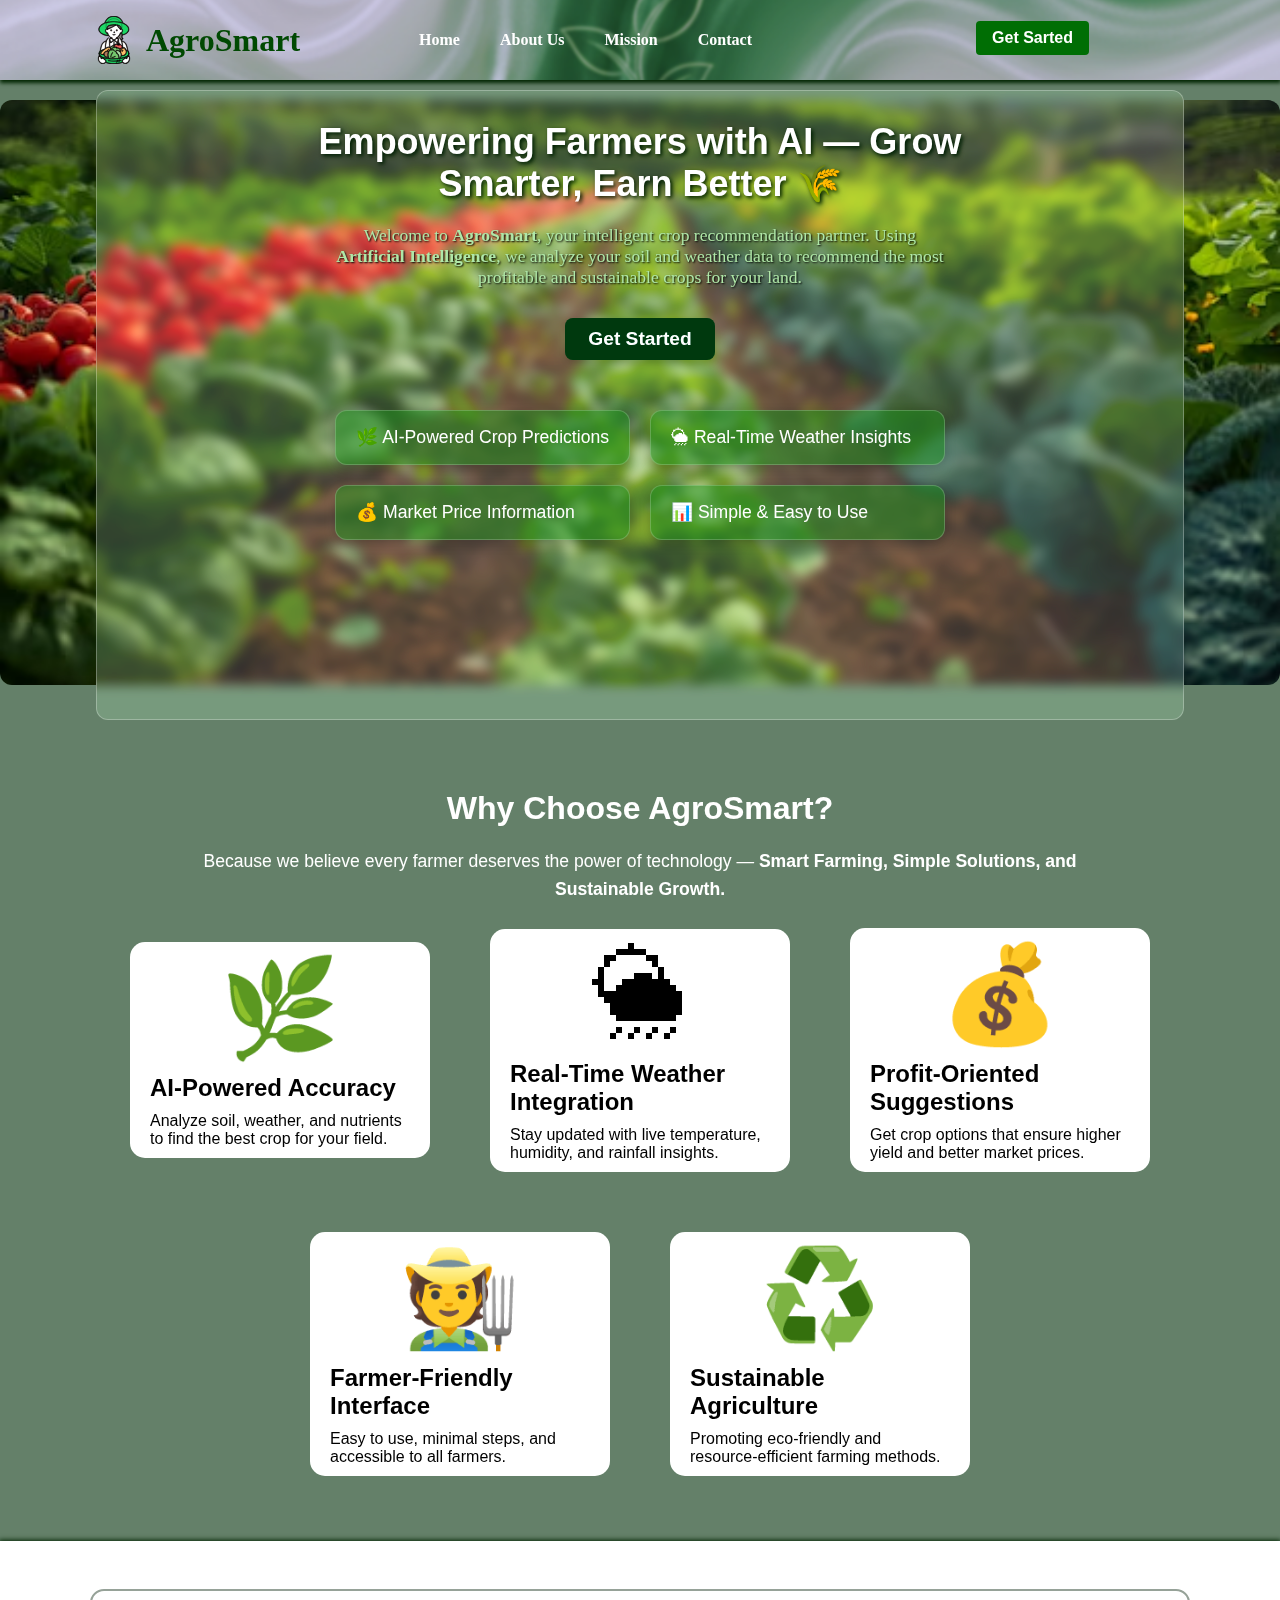
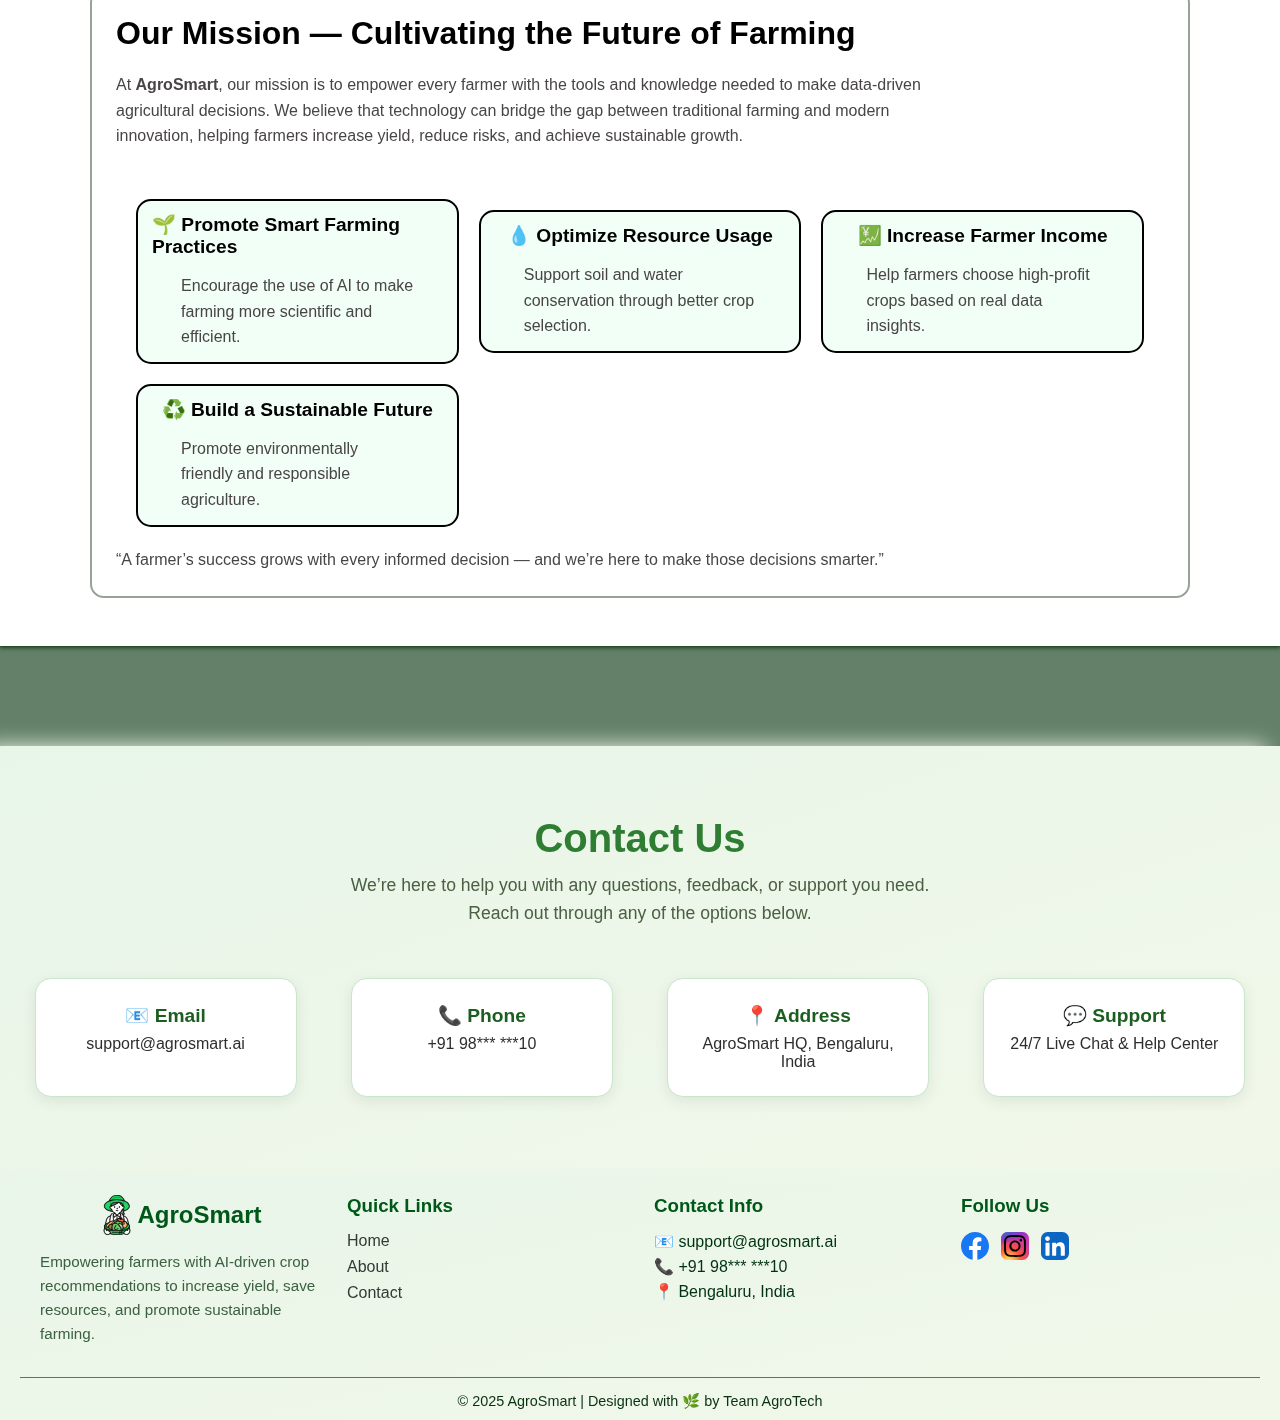
<file: index.html>
<!DOCTYPE html>
<html lang="en">

<head>
    <meta charset="UTF-8">
    <meta name="viewport" content="width=device-width, initial-scale=1.0">
    <link rel="icon" href="rsc/home-rse/farmer.svg" type="image/png">

    <title>AgroSmart</title>
    <link rel="stylesheet" href="styles-fdr/header.css">
    <link rel="stylesheet" href="styles-fdr/style.css">
    <link rel="stylesheet" href="styles-fdr/footer.css">
</head>

<body>
    <header class="header">

        <nav class="navbar container" aria-label="Primary">
            <div class="logo">
                
                <img src="rsc/home-rse/farmer.svg" alt="logo" id="logo">
                <h1>AgroSmart</h1>
            </div>


            <button class="menu-toggle" aria-controls="primary-navigation" aria-expanded="false" aria-label="Menu">
                <span class="hamburger" aria-hidden="true">☰</span>
            </button>

            <div class="nav-links" id="primary-navigation">
                <div class="nav-items">
                    <a href="#home">Home</a>
                    <a href="#why-choose">About Us</a>
                    <a href="#mission">Mission</a>
                    <a href="#contact">Contact</a>
                </div>

                <div class="auth-buttons">
                    <a href="dashboard.html"><button class="login">Get Sarted</button></a>
                </div>

            </div>
            <!-- Hamburger / menu toggle for small screens -->


        </nav>
    </header>
    <main>
        <section id="home" class="home-section">
            <div class="hero-img">
                <img src="rsc/home-rse/hero_sec_img.jpg" alt="hero" id="home_image">
            </div>
            <div class="glass-box">
                <div class="content">
                    <h2>Empowering Farmers with AI — Grow <br>Smarter, Earn Better 🌾</h1>
                </div>
                <div class="p-content">
                    <p>
                        Welcome to <strong>AgroSmart</strong>, your intelligent crop recommendation partner.
                        Using <strong>Artificial Intelligence</strong>, we analyze your soil and weather
                        data to recommend the most profitable and sustainable crops for your land.
                    </p>
                </div>
                <a href="dashboard.html" class="btn-get-started">
                <button class="get-started-btn">
                    <p>Get Started</p>
                    
                </button>
                </a>
                <div class="features-list">
                    <ul class="features">
                        <li>🌿 AI-Powered Crop Predictions</li>
                        <li>🌦 Real-Time Weather Insights</li>
                        <li>💰 Market Price Information</li>
                        <li>📊 Simple & Easy to Use</li>
                    </ul>
                </div>


            </div>
        </section>
        <section id="why-choose" class="why-choose-section">

            <div class="choose-description">
                <h2 class="des-h2">Why Choose <span>AgroSmart?</span></h2>
                <p class="des-p">
                    Because we believe every farmer deserves the power of technology —
                    <strong>Smart Farming, Simple Solutions, and Sustainable Growth.</strong>
                </p>

                <div class="choose-grid">
                    <div class="choose">
                        <div class="img-choose">🌿</div>
                        <div>
                            <h3> AI-Powered Accuracy</h3>

                            <p>Analyze soil, weather, and nutrients to find the best crop for your field.</p>
                        </div>
                    </div>
                    <div class="choose">
                        <div class="img-choose">🌦</div>
                        <div>
                            <h3> Real-Time Weather Integration</h3>
                            <p>Stay updated with live temperature, humidity, and rainfall insights.</p>
                        </div>
                    </div>
                    <div class="choose">
                        <div class="img-choose">💰</div>
                        <div>
                            <h3> Profit-Oriented Suggestions</h3>
                            <p>Get crop options that ensure higher yield and better market prices.</p>
                        </div>
                    </div>
                    <div class="choose">
                        <div class="img-choose">🧑‍🌾</div>
                        <div>
                            <h3> Farmer-Friendly Interface</h3>
                            <p>Easy to use, minimal steps, and accessible to all farmers.</p>
                        </div>
                    </div>
                    <div class="choose">
                        <div class="img-choose">♻️</div>
                        <div>
                            <h3> Sustainable Agriculture</h3>
                            <p>Promoting eco-friendly and resource-efficient farming methods.</p>
                        </div>
                    </div>
                </div>


            </div>

        </section>

        <section id="mission" class="mission-section">
            <div class="mission-content">
                <h2>Our Mission — <span>Cultivating the Future of Farming</span></h2>
                <p>
                    At <strong>AgroSmart</strong>, our mission is to empower every farmer with
                    the tools and knowledge needed to make data-driven agricultural decisions.
                    We believe that technology can bridge the gap between traditional farming
                    and modern innovation, helping farmers increase yield, reduce risks, and
                    achieve sustainable growth.
                </p>

                <div class="mission-goals">
                    <div class="goal">
                        <h3>🌱 Promote Smart Farming Practices</h3>
                        <p>Encourage the use of AI to make farming more scientific and efficient.</p>
                    </div>
                    <div class="goal">
                        <h3>💧 Optimize Resource Usage</h3>
                        <p>Support soil and water conservation through better crop selection.</p>
                    </div>
                    <div class="goal">
                        <h3>💹 Increase Farmer Income</h3>
                        <p>Help farmers choose high-profit crops based on real data insights.</p>
                    </div>
                    <div class="goal">
                        <h3>♻️ Build a Sustainable Future</h3>
                        <p>Promote environmentally friendly and responsible agriculture.</p>
                    </div>
                </div>

                <p class="quote">
                    “A farmer’s success grows with every informed decision —
                    and we’re here to make those decisions smarter.”
                </p>
            </div>
        </section>

        <section id="contact" class="contact-section">
            <div class="contact-container">
                <h2>Contact Us</h2>
                <p class="subheading">
                    We’re here to help you with any questions, feedback, or support you need.
                    Reach out through any of the options below.
                </p>

                <div class="contact-cards">
                    <div class="card">
                        <h3>📧 Email</h3>
                        <p>support@agrosmart.ai</p>
                    </div>

                    <div class="card">
                        <h3>📞 Phone</h3>
                        <p>+91 98*** ***10</p>
                    </div>

                    <div class="card">
                        <h3>📍 Address</h3>
                        <p>AgroSmart HQ, Bengaluru, India</p>
                    </div>

                    <div class="card">
                        <h3>💬 Support</h3>
                        <p>24/7 Live Chat & Help Center</p>
                    </div>
                </div>
            </div>
        </section>



    </main>
    <footer class="footer" id="footer">
        <div class="footer-container">

            <!-- Logo & Description -->
            <div class="footer-about">
                <h2><div class="logo"><img src="rsc/home-rse/farmer.svg" alt="logo" id="logo-footer"></div> AgroSmart</h2>
                <p>
                    Empowering farmers with AI-driven crop recommendations to
                    increase yield, save resources, and promote sustainable farming.
                </p>
            </div>

            <!-- Quick Links -->
            <div class="footer-links">
                <h3>Quick Links</h3>
                <ul>
                    <li><a href="#home">Home</a></li>
                    
                    <li><a href="#about">About</a></li>
                    <li><a href="#contact">Contact</a></li>
                </ul>
            </div>

            <!-- Contact Info -->
            <div class="footer-contact">
                <h3>Contact Info</h3>
                <p>📧 support@agrosmart.ai</p>
                <p>📞 +91 98*** ***10</p>
                <p>📍 Bengaluru, India</p>
            </div>

            <!-- Social Links -->
            <div class="footer-social">
                <h3>Follow Us</h3>
                <div class="social-icons">
                    <a href="#"><img src="rsc/home-rse/facebook.svg" alt="Facebook"></a>
                    <a href="#"><img src="rsc/home-rse/instagram.svg" alt="Instagram"></a>
                    <a href="#"><img src="rsc/home-rse/linkedin.svg" alt="Twitter"></a>
                </div>
            </div>
        </div>

        <div class="footer-bottom">
            <p>© 2025 AgroSmart | Designed with 🌿 by Team AgroTech</p>
        </div>
    </footer>



    <script src="script_fdr/script.js"></script>
</body>

</html>
</file>
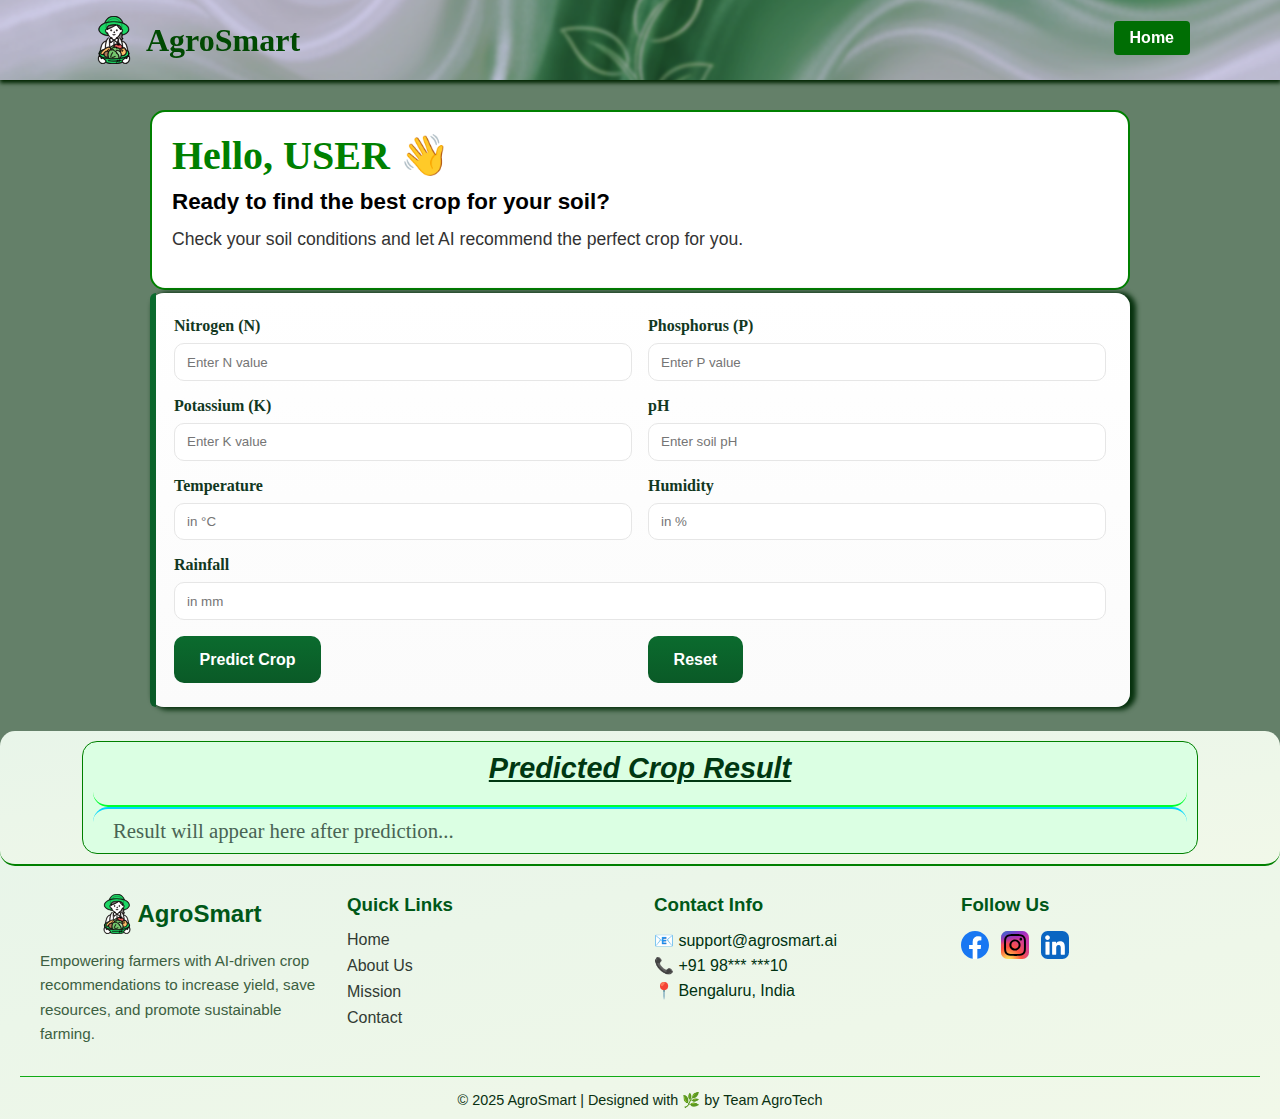
<file: dashboard.html>
<!DOCTYPE html>
<html lang="en">

<head>
    <meta charset="UTF-8">
    <meta name="viewport" content="width=device-width, initial-scale=1.0">
    <link rel="icon" href="rsc/home-rse/farmer.svg" type="image/png">

    <title>AgroSmart</title>
    <link rel="stylesheet" href="styles-fdr/header.css">
    <link rel="stylesheet" href="styles-fdr/dashboard.css">
    <link rel="stylesheet" href="styles-fdr/footer.css">
</head>

<body>
    <header class="header">

        <nav class="navbar container" aria-label="Primary">
            <div class="logo">
                <img src="rsc/home-rse/farmer.svg" alt="logo" id="logo">
                <h1>AgroSmart</h1>
            </div>


            

            <!-- <div class="nav-links" id="primary-navigation">
                <div class="nav-items">
                    <a href="/index.html#home">Home</a>
                    <a href="/index.html#mission">About</a>
                    <a href="#footer">Contact</a>
                </div> -->

                <div class="auth-buttons">
                    <a href="index.html"><button class="login">Home</button></a>
                </div>

            </div>
            <!-- Hamburger / menu toggle for small screens -->


        </nav>
    </header>

    <main>
        <section class="welcome">
            <h2>Hello, USER 👋 </h2>
            <h3>Ready to find the best crop for your soil?</h3>
            <p>Check your soil conditions and let AI recommend the perfect crop for you.</p>
        </section>

        <section class="input-form">
            <form id="cropForm">
            <div>
                <label for="nitrogen">Nitrogen (N)</label>
                <input type="number" id="nitrogen" placeholder="Enter N value">
            </div>
            <div>
                <label for="phosphorus">Phosphorus (P)</label>
                <input type="number" id="phosphorus" placeholder="Enter P value">
            </div>
            <div>
                <label for="potassium">Potassium (K)</label>
                <input type="number" id="potassium" placeholder="Enter K value">
            </div>
            <div>
                <label for="ph">pH</label>
                <input type="number" id="ph" placeholder="Enter soil pH" step="0.1">
            </div>
            <div>
                <label for="temperature">Temperature</label>
                <input type="number" id="temperature" placeholder="in °C">
            </div>
            <div>
                <label for="humidity">Humidity</label>
                <input type="number" id="humidity" placeholder="in %">
            </div>
            <div class="full-width">
                <label for="rainfall">Rainfall</label>
                <input type="number" id="rainfall" placeholder="in mm">
            </div>
            <a href="#resultCard"><button type="submit">Predict Crop</button></a>
            <a href="#cropForm"><button type="button" id="resetBtn">Reset</button></a>
            </form>
        </section>

        <section class="result-section" id="result">
            <div class="border-result">
            <h3 class="result-h3">Predicted Crop Result</h3>
            <div class="result-card" id="resultCard">
                <p>Result will appear here after prediction...</p>
            </div>
            </div>
        </section>

    </main>


    <footer class="footer" id="footer">
        <div>
            <div class="footer-container">

                <!-- Logo & Description -->
                <div class="footer-about">
                    <h2><div class="logo"><img src="rsc/home-rse/farmer.svg" alt="logo" id="logo-footer"></div> AgroSmart</h2>
                    <p>
                        Empowering farmers with AI-driven crop recommendations to
                        increase yield, save resources, and promote sustainable farming.
                    </p>
                </div>

                <!-- Quick Links -->
                <div class="footer-links">
                    <h3>Quick Links</h3>
                    <ul>
                        <li><a href="#home">Home</a></li>
                        <li><a href="#why-choose">About Us</a></li>
                        <li><a href="#mission">Mission</a></li>
                        <li><a href="#contact">Contact</a></li>
                    </ul>
                </div>

                <!-- Contact Info -->
                <div class="footer-contact">
                    <h3>Contact Info</h3>
                    <p>📧 support@agrosmart.ai</p>
                    <p>📞 +91 98*** ***10</p>
                    <p>📍 Bengaluru, India</p>
                </div>

                <!-- Social Links -->
                <div class="footer-social">
                    <h3>Follow Us</h3>
                    <div class="social-icons">
                        <a href="#"><img src="rsc/home-rse/facebook.svg" alt="Facebook"></a>
                        <a href="#"><img src="rsc/home-rse/instagram.svg" alt="Instagram"></a>
                        <a href="#"><img src="rsc/home-rse/linkedin.svg" alt="Twitter"></a>
                    </div>
                </div>
            </div>

            <div class="footer-bottom">
                <p>© 2025 AgroSmart | Designed with 🌿 by Team AgroTech</p>
            </div>
        </div>
    </footer>
    <script src="script_fdr/script.js"></script>
    <script src="script_fdr/dashboard.js"></script>

</body>

</html>
</file>
<file: styles-fdr/header.css>
* {
    margin: 0;
    padding: 0;
    box-sizing: border-box;

}

body {
    background-color: #96a298;

}

html {
    /* scroll-snap-type: y mandatory; */
    scroll-behavior: smooth;

}

.header {
    width: 100%;
    height: 80px;
    background: url('../rsc/home-rse/header_bg.png') no-repeat center/cover;
    display: flex;
    justify-content: center;
    align-items: center;
    padding: 12px 0;
    box-shadow: 0 2px 4px 0.5px rgb(0, 36, 0);
    position: fixed;
    z-index: 5;
}

.logo {
    display: flex;
    align-items: center;
    gap: 5px;
    color: rgb(0, 73, 2);
    font-size: 1rem;
    font-weight: bold;
    font-family: cursive;
    cursor:default;
}

#logo {
    width: 50px;

}



.navbar {
    width: 90%;
    height: 100%;
    display: flex;
    justify-content: space-between;
    align-items: center;

}

/* Ensure navbar children can be reordered on narrow screens */
.navbar>* {
    flex: 0 0 auto;
}

.nav-items a {
    text-decoration: none;
    color: white;
    margin: 0 15px;
    font-size: 18px;
    font-weight: bold;
}


/* Ensure logo scales on smaller screens */
.logo {
    gap: 8px;
    font-size: 1rem;
    /* base */
}

#logo {
    width: 48px;
    height: auto;
}

/* Navbar layout: allow wrapping on small widths */
.navbar {
    flex-wrap: wrap;
    padding: 0.25rem 0;
}

.nav-links {
    display: flex;
    gap: 4px;
    align-items: center;
    justify-content: space-around;
    flex: 1 1 auto;

}

/* Make nav links more tap-friendly on mobile */
.nav-items a {
    margin: 6px 10px;
    padding: 6px 8px;
    font-size: 1rem;
}

/* Utility: container that centers content and limits max width */
.container {
    width: 90%;
    max-width: 1100px;
    margin: 0 auto;
}

/* Responsive breakpoints */
@media (max-width: 768px) {
    .header {
        background-size: cover;
        padding: 10px 0;
    }

    .logo {
        font-size: 0.95rem;
    }

    #logo {
        width: 42px;
    }

    .nav-items a {
        font-size: 0.95rem;
        margin: 6px 8px;
    }
}


@media (max-width: 480px) {
    .header {
        padding: 8px 0;
    }

    .navbar {
        width: 100%;
    }

    .logo {
        font-size: 0.9rem;
    }

    #logo {
        width: 36px;
    }


    /* Reorder navbar children so hamburger stays next to the logo
       and the nav links stack below the header when opened. */
    .logo {
        order: 0;
    }

    .menu-toggle {
        order: 1;
        align-self: center;
        /* keep hamburger vertically centered */
    }

    .nav-links {
        order: 2;
        width: 100%;
        justify-content: space-around;
        padding-top: 8px;
    }

    .auth-buttons {
        order: 3;
    }

    

    .nav-items a {
        flex: 1 1 auto;
        text-align: center;
        padding: 10px 6px;
        margin: 4px 2px;
    }


    .navbar {
        position: relative;
        /* anchor for absolute nav panel */
    }

    .menu-toggle {
        position: absolute;
        right: 12px;
        top: 50%;
        transform: translateY(-50%);
        z-index: 20;
    }

    /* When opened, the nav links panel becomes an overlay below the header */
    .nav-links {
        position: absolute;
        left: 0;
        top: 100%;
        width: 100%;
        box-sizing: border-box;
        padding-top: 8px;
        display: none;
        
    }

    .nav-links.open {
        display: flex;
        flex-direction: column;
        background: rgba(0, 0, 0, 0.25);
        backdrop-filter: blur(12px);
        border-radius: 0 0 8px 8px;
        padding: 12px 8px 16px;
        z-index: 15;
    }
}

/* Optional: small-screen hamburger menu (CSS-only fallback) */
.menu-toggle {
    display: none;
}

@media (max-width: 600px) {
    .menu-toggle {
        display: block;
        color: white;
        font-size: 1.1rem;
        cursor: pointer;
    }
}

/* When navigation is open, prevent background scrolling */
body.nav-open {
    overflow: hidden;
}

/* Visual state for hamburger button when open */
.menu-toggle.open {
    filter: drop-shadow(0 2px 6px rgba(0, 0, 0, 0.35));
    transform: rotate(90deg);
    transition: transform 180ms ease-in-out, filter 120ms ease-in-out;
}

/* Mobile menu: hidden by default, shown when .open is applied */
@media (max-width: 600px) {
    .nav-links {
        display: none;
        /* hide by default on small screens */
        width: 100%;
        flex-direction: column;
        /* background: url('./rsc/silk_bg.png') no-repeat center/cover; */
        background: rgba(0, 0, 0, 0.30);
        backdrop-filter: blur(20px);
        margin-top: 8px;
        border-radius: 6px;
        transition: max-height 240ms ease-in-out, opacity 200ms ease-in-out;
        overflow: hidden;
    }

    .nav-links.open {
        display: flex;
    }

    .menu-toggle {
        background: transparent;
        border: 0;
        color: #fff;
        padding: 6px 8px;
    }

    .menu-toggle:focus {
        outline: 2px solid #fff9;
        border-radius: 4px;
    }

    .nav-items a {
        padding: 10px 12px;
        width: 100%;
        display: flex;
        flex-direction: column;
    }
}



.login {
    background-color: rgb(0, 110, 4);
    color: white;
    border: none;
    padding: 8px 16px;
    border-radius: 4px;
    cursor: pointer;
    font-size: 1rem;
    font-weight: bold;
    margin-bottom: 5px;
    transition: background-color 200ms ease-in-out;
}

.login:hover {
    background-color: rgb(16, 128, 19);
}
</file>
<file: styles-fdr/style.css>
* {
    margin: 0;
    padding: 0;
    box-sizing: border-box;

}

body {
    background-color: #648069;

}
html{

  scroll-behavior: smooth;

}


main {
    position: relative;
    top: 100px;


}




.hero-img {
    width: 100%;
    position: absolute;
    inset: 0;
    z-index: 0;
    pointer-events: none;

}

#home_image {
    width: 100%;
    height: min(65vh, 640px);


    object-fit: cover;
    display: block;
    border-radius: 12px;
}

.glass-box {
    position: absolute;

    top: -10px;
    max-width: 1100px;
    width: 85%;
    height: 100%;
    overflow: hidden;

    padding: 30px;
    background: rgba(255, 255, 255, 0.18);
    border-radius: 12px;
    backdrop-filter:blur(6px);

    border: 1px solid rgba(255, 255, 255, 0.28);
    filter: saturate(150%);
    z-index: 1;
    display: flex;
    flex-direction: column;
    align-items: center;

}

.content {

    color: #ffffff;

    text-shadow: 2px 2px 4px #001604;

    text-align: center;
    font-family: Verdana, Geneva, Tahoma, sans-serif;
    font-size: clamp(1rem, 2vw, 1.5rem);
}

.p-content {
    margin-top: 20px;
    font-size: clamp(0.9rem, 1.5vw, 1.1rem);
    color: #bde2b8;
    font-family: Cambria, Cochin, Georgia, Times, 'Times New Roman', serif;
    text-shadow: 1px 1px 2px #000000;
    width: 60%;
    text-align: center;

}


.home-section {
    position: relative;
    min-height: 70vh;

    padding: 40px 0;
    display: flex;
    flex-direction: column;
    justify-content: center;
    align-items: center;
}

/* Small screens: stack hero image and content */
@media (max-width: 900px) {
    .hero-img {
        position: relative;
        pointer-events: auto;
    }

    #home_image {
        height: 40vh;
        border-radius: 10px;
    }

    .glass-box {
        position: relative;
        transform: none;
        left: auto;
        top: auto;
        width: 92%;
        margin: 12px auto;
        padding: 20px;
    }

    .p-content {
        width: 92%;
    }

    .content {
        font-size: 1.6rem;
    }
}

@media (max-width: 480px) {
    #home_image {
        height: 36vh;
    }

    .content {
        font-size: 1.25rem;
    }

    .p-content {
        font-size: 1rem;
    }

    .get-started-btn {
        padding: 8px 14px;
    }

    /* Reorder navbar children so hamburger appears after auth buttons */
    .logo {
        order: 0;
    }

    .nav-links {
        order: 1;
    }

    .auth-buttons {
        order: 2;
    }

    .menu-toggle {
        order: 3;
    }
}

.get-started-btn {
    margin: 30px 0;
    padding: 10px 20px;
    background-color: rgb(0, 51, 22);
    border: none;
    
    min-width: 150px;
    /* transform: scaleX(2); */
    border-radius: 8px;
    box-shadow: 0 4px 6px rgba(0, 0, 0, 0.1);
    cursor: pointer;
    transition: background-color 200ms ease-in-out,transform 100ms ease-in-out;
}

.get-started-btn:hover {

    background-color: #d1f3d3;

    transform: translateY(-2px);

}

.get-started-btn p {

    font-size: 1.2rem;
    font-weight: bold;

}
.btn-get-started button{
    color: white;
    transition: color 200ms ease-in-out;
}
.btn-get-started button:hover{

    color: rgb(0, 51, 22);
}

.features-list {
    display: grid;
    grid-template-columns: repeat(auto-fit, minmax(280px, 1fr));
    gap: 20px;
    max-width: 800px;

    padding: 20px;
    font-family: 'Segoe UI', sans-serif;
    align-items: center;
}

.features {
    list-style: none;
    padding: 0;
    margin: 0;
    display: contents;

}

.features li {
    background: rgba(0, 100, 0, 0.4);

    backdrop-filter: blur(10px);
    -webkit-backdrop-filter: blur(10px);
    border-radius: 12px;
    padding: 16px 20px;
    color: #fff;
    font-size: 1.1rem;
    font-weight: 500;
    box-shadow: 0 4px 12px rgba(0, 0, 0, 0.2);
    border: 1px solid rgba(255, 255, 255, 0.2);
    transition: transform 0.3s ease;
    display: flex;
    align-items: center;
    gap: 12px;
}


@media (max-width: 600px) {
    .features-list {
        padding: 10px;
        max-width: none;
        justify-content: center;
    }

    .features li {
        font-size: 1rem;
        padding: 14px 16px;
    }
}



.why-choose-section {

    width: 100%;
    padding: 40px 20px;
    display: flex;
    justify-content: center;
    align-items: center;

}

.choose-description {

    padding: 20px;
    width: 100%;

    border-radius: 15px;
    color: #fff;

}

.des-h2 {
    font-size: 2rem;
    margin-bottom: 20px;
    text-align: center;
    font-family: 'Segoe UI', Tahoma, Geneva, Verdana, sans-serif;
}

.des-p {
    font-size: 1.1rem;
    line-height: 1.6;
    width: 80%;
    margin: 0 auto;
    text-align: center;
    font-family: 'Segoe UI', Tahoma, Geneva, Verdana, sans-serif;
}

.choose-grid {
    display: flex;
    justify-content: center;
    align-items: center;
    flex-wrap: wrap;
    gap: 50px;
    margin-top: 20px;
}

.choose {
    border-radius: 15px;
    background-color: rgb(255, 255, 255);
    margin: 5px;
    padding: 10px 20px;

    display: flex;
    justify-content: space-around;
    align-items: center;
    flex-direction: column;

    width: 300px;
    color: black;
}

.img-choose {
    font-size: 6rem;
    margin-bottom: 10px;
}

.choose h3 {
    font-size: 1.5rem;
    margin-bottom: 10px;
    font-family: 'Segoe UI', Tahoma, Geneva, Verdana, sans-serif;
}

.choose p {
    font-size: 1rem;
    text-align: start;

    font-family: 'Segoe UI', Tahoma, Geneva, Verdana, sans-serif;
}

.mission-section {
    background-color: #fff;
    padding: 48px 20px;
    height: fit-content;
    box-shadow: 0 0 5px 1px rgb(0, 36, 0);
    margin-bottom: 6px;

}

.mission-content {
    border: 2px double #96a298;
    border-radius: 14px;
    padding: 24px;
    height: fit-content;
    max-width: 1100px;
    margin: 0 auto;
}

.mission-content h2 {
    font-size: 2rem;
    text-align: start;
    margin-bottom: 20px;
    font-family: 'Segoe UI', Tahoma, Geneva, Verdana, sans-serif;
}

.mission-content p {
    font-size: 1rem;
    line-height: 1.6;
    width: 80%;

    color: rgb(73, 69, 69);
    text-align: start;
    font-family: 'Segoe UI', Tahoma, Geneva, Verdana, sans-serif;
}

.mission-goals {
    margin-top: 30px;
    display: grid;
    grid-template-columns: repeat(auto-fit, minmax(250px, 1fr));
    gap: 20px;

    padding: 20px;
    font-family: 'Segoe UI', sans-serif;
    align-items: center;


}

.goal {
    border-radius: 15px;
    background-color: rgb(241, 255, 246);
    border: 2px solid #000000;
    padding: 12px 14px;
    display: flex;
    flex-direction: column;
    align-items: center;
    justify-content: center;
    gap: 15px;
    height: fit-content;

}

.goal h3 {
    font-size: 1.2rem;

    font-family: 'Segoe UI', Tahoma, Geneva, Verdana, sans-serif;
}

.goal p {
    font-size: 1rem;
    color: rgb(73, 69, 69);
    font-family: 'Segoe UI', Tahoma, Geneva, Verdana, sans-serif;
}

/* adjust for smaller screens */
@media (max-width: 900px) {
    .mission-section {
        padding: 32px 12px;
    }

    .mission-content {
        padding: 18px;
        width: 94%;
    }

    .mission-content h2 {
        font-size: 1.6rem;
    }

    .mission-content p {
        width: 100%;
        font-size: 0.98rem;
    }

    .goal {
        min-height: auto;
        padding: 12px;
    }
}

/* ensure there's spacing from fixed header on mid widths where overlap occurred */
@media (min-width: 900px) and (max-width: 1100px) {
    .mission-section {
        padding-top: 84px;
    }
}
@media (max-width: 400px) {
    .mission-goals{
        grid-template-columns: 1fr;
    }
}

/* CONTACT SECTION */
.contact-section {
  padding: 70px 20px;
  text-align: center;
  margin-top: 100px;
  margin-bottom: 80px;

  background: linear-gradient(to bottom right, #e8f5e9, rgb(241, 248, 233));
  font-family: "Poppins", sans-serif;

  box-shadow: -15px 0 20px rgb(241, 248, 233);
  
}

.contact-section h2 {
  font-size: 2.5rem;
  color: #2e7d32;
  font-weight: 700;
  margin-bottom: 10px;
}

.contact-section .subheading {
  color: #4b6043;
  font-size: 1.1rem;
  margin-bottom: 50px;
  max-width: 600px;
  margin-left: auto;
  margin-right: auto;
  line-height: 1.6;
}

/* CONTACT CARDS */
.contact-cards {
  display: grid;
  grid-template-columns: repeat(auto-fit, minmax(240px, 1fr));
  gap: 25px;
  justify-items: center;
}

.card {
  background: #ffffff;
  padding: 25px;
  border-radius: 16px;
  width: 90%;
  max-width: 280px;
  box-shadow: 0 4px 15px rgba(0, 0, 0, 0.08);
  border: 1px solid #c8e6c9;
  transition: transform 0.3s ease, box-shadow 0.3s ease;
}

.card:hover {
  transform: translateY(-8px);
  box-shadow: 0 8px 20px rgba(46, 125, 50, 0.2);
}

.card h3 {
  color: #1b5e20;
  margin-bottom: 8px;
  font-size: 1.2rem;
}

.card p {
  color: #2e2e2e;
  font-size: 1rem;
}

/* RESPONSIVE DESIGN */
@media (max-width: 768px) {
  .contact-section h2 {
    font-size: 2rem;
  }
  .card {
    max-width: 100%;
  }
}
</file>
<file: styles-fdr/footer.css>
/* FOOTER SECTION */
.footer {
  /* background-color: #1b5e20; */
  background: linear-gradient(to bottom right, #e8f5e9, #f1f8e9);
  /* background-color: #648069; */
  color: #ffffff;
  padding: 48px 20px 0;
  font-family: "Poppins", sans-serif;
  margin-top: 60px;

  
}

/* Grid Layout */
.footer-container {
  display: grid;
  grid-template-columns: repeat(auto-fit, minmax(220px, 1fr));
  gap: 28px;
  max-width: 1200px;
  margin: 0 auto;
  align-items: start;
}

.footer h2,
.footer h3 {
  color: #005818;
  margin-bottom: 15px;
}
.footer h2{
  display: flex;
  align-items: center;
  justify-content: center;
}
#logo-footer{
  width: 40px;
  
}
.footer-about p {
  color: #3c6041;
  font-size: 0.95rem;
  line-height: 1.6;
  max-width: 36ch;
}

/* Quick Links */
.footer-links ul {
  list-style: none;
  padding: 0;
}

.footer-links li {
  margin: 8px 0;
}

.footer-links a {
  text-decoration: none;
  color: #313b33;
  transition: color 0.3s ease;
}

.footer-links a:hover {
  color: rgb(77, 255, 0);
}

/* Contact Info */
.footer-contact p {
  margin: 6px 0;
  color: #003211;
}

/* Social Links */
.footer-social .social-icons {
  display: flex;
  gap: 12px;
  flex-wrap: wrap;
}

.footer-social img {
  width: 28px;
  height: 28px;
  /* filter: brightness(0) invert(1); */
  transition: transform 0.3s ease;
}

.footer-social img:hover {
  transform: scale(1.1);
}

/* Bottom Section */
.footer-bottom {
  text-align: center;
  padding-top: 15px;
  margin-top: 30px;
  
  border-top: 1px solid #0fab14;
  font-size: 0.9rem;
  color: #0a3112;
}
.footer-bottom p{
  padding-bottom: 10px;
}


/* ✅ RESPONSIVE DESIGN */
@media (max-width: 768px) {
  .footer {
    padding: 40px 16px 28px;
  }

  .footer-container {
    grid-template-columns: 1fr 1fr;
    text-align: left;
  }

  .footer-about h2 {
    font-size: 1.4rem;
  }
}

@media (max-width: 480px) {
  .footer {
    padding: 28px 12px 20px;
  }

  .footer-container {
    grid-template-columns: 1fr;
    text-align: center;
    gap: 18px;
  }

  .footer-about p {
    margin: 0 auto 8px;
  }

  .footer-social .social-icons {
    justify-content: center;
  }

  .footer-bottom {
    font-size: 0.82rem;
  }
}
</file>
<file: styles-fdr/dashboard.css>
* {
    margin: 0;
    padding: 0;
    box-sizing: border-box;

}

body {
    background-color: #648069;

    /* background: linear-gradient(to bottom right, #e8f5e9, #f1f8e9) */
    /* scroll-behavior: smooth; */

}

html {
    /* scroll-snap-type: y mandatory; */
    scroll-behavior: smooth;

}



/* .welcome{
    position: relative;
    top: 100px;
} */
/* main{
    position: relative;
    top: 200px;
} */

main {
    position: relative;
    padding-top: 100px;
    width: 100%;
    /* min-height: calc(100vh - 140px); */
}

.welcome {
    width: 88%;
    max-width: 980px;
    border-radius: 15px;
    border: 2px solid green;
    margin: 10px auto;
    margin-bottom: 3px;
    padding: 20px;
    background-color: #fff;
}


.welcome h2 {
    /* text-align: center; */
    font-size: 2.5rem;
    color: green;
    font-family: cursive;
    font-weight: 900;
    margin-bottom: 10px;
}

.welcome h3 {
    color: #000000;
    font-family: 'Segoe UI', Tahoma, Geneva, Verdana, sans-serif;
    margin-bottom: 10px;
    font-weight: bolder;
    font-size: 1.4rem;
}

.welcome p {
    font-size: 1.1rem;
    line-height: 1.6;
    color: #333;
    max-width: 800px;
    margin-bottom: 15px;
    font-family: 'Segoe UI', Tahoma, Geneva, Verdana, sans-serif;
}


@media (max-width:600px) {
    .welcome p {
        font-size: 0.9rem;
    }

    .welcome h3 {
        font-size: 1.2rem;
    }
}



/* Input Form Section */
#cropForm {
    background: linear-gradient(180deg, #ffffff, #fbfbfb);
    padding: 1.5rem;
    border-radius: 14px;
    box-shadow: 4px 1px 5px 2px rgb(7, 49, 14);
    margin-bottom: 2rem;
    display: grid;
    grid-template-columns: 1fr 1fr;
    gap: 1rem;
    width: 88%;
    max-width: 980px;
    margin: 0 auto 1.5rem;
    position: relative;
    overflow: visible;
}

/* Decorative accent stripe */
#cropForm::before {
    content: '';
    position: absolute;
    left: 0;
    top: 0;
    bottom: 0;
    width: 6px;
    border-radius: 14px 0 0 14px;
    background: linear-gradient(180deg, #0b6b2e, #0a5a27);
}

#cropForm label {
    display: block;
    margin-bottom: 0.5rem;
    font-weight: 700;
    color: #12381f;
}

.input-form input,
.input-form select,
.input-form textarea {
    width: 100%;
    padding: 0.65rem 0.75rem;
    border: 1px solid #e6e6e6;
    border-radius: 10px;
    background: #fff;
    transition: box-shadow 120ms, border-color 120ms;
}

.input-form input:focus,
.input-form textarea:focus,
.input-form select:focus {
    outline: none;
    border-color: #0b6b2e;
    box-shadow: 0 6px 18px rgba(11, 107, 46, 0.08);
}

.input-form .full-width {
    grid-column: 1 / -1;
}

.input-form .actions {
    grid-column: 1 / -1;
    display: flex;
    justify-content: flex-end;
}

.input-form button {
    background: linear-gradient(180deg, #0b6b2e, #0a5a27);
    color: white;
    border: none;
    padding: 0.9rem 1.6rem;
    border-radius: 10px;
    cursor: pointer;
    font-size: 1rem;
    font-weight: 700;
    transition: transform 140ms ease, box-shadow 140ms ease;
}

.input-form button:hover {
    transform: translateY(-3px);
    box-shadow: 0 10px 24px rgba(11, 107, 46, 0.18);
}

/* Responsive: stack to one column on narrow screens */
@media (max-width: 800px) {
    .input-form {
        grid-template-columns: 1fr;
        width: 94%;
    }

    .input-form .actions {
        justify-content: center;
    }
}

@media (max-width: 480px) {
    .input-form {
        padding: 1rem;
        border-radius: 12px;
    }

    .input-form::before {
        width: 4px;
        border-radius: 12px 0 0 12px;
    }

    .input-form input {
        padding: 0.6rem;
    }
    #cropForm {
        width: 96%;
        padding: 1rem;
        border-radius: 12px;
        grid-template-columns: 1fr;
    }
}

/* Results grid for predicted crops */
.result-section {
    display: grid;

     background: linear-gradient(to bottom right, #e8f5e9, #f1f8e9);
    gap: 10px;
    margin-top: 18px;
    padding: 10px 20px;

    border-radius: 15px;
    margin-bottom: -80px;
    border-bottom: 2px solid green;
    width: 100%;
}

/* .sec */
.result-h3 {
    text-align: center;
    font-size: 1.8rem;
    color: #003712;
    font-family: Verdana, Geneva, Tahoma, sans-serif;
    font-style: italic;
    text-decoration: underline;
    /* margin-bottom: 10px; */
    padding: 0 20px 20px 20px;
    border-bottom: 2px solid #00ff2f;
    border-radius: 15px;

}
.result-card{
    display: flex;
    
    column-gap: 100px;
    row-gap: 30px;
    /* align-items: center; */
    justify-content: space-between;
    flex-wrap: wrap;
    border-top: 2px solid #00d5ff;
    padding-top: 10px;
    border-radius: 15px;
}
.result-card p {
    padding: 0 20px;
    font-size: 1.3rem;
    color: #496454;
    
    text-align: center;
    font-family: cursive
}

.border-result {
    border: 1px double green;
    border-radius: 15px;
    padding: 10px;
    background-color: #dbffe3;
    /* max-width: 600px; */
    margin: 0 auto;
   
    min-width: 90%;
    
}

.crop-card {
    background: #ffffff;
    border-radius: 12px;
    border: 2px double green;
    box-shadow: 0 4px 10px rgb(0, 55, 13);
    max-width: 300px;
    /* grid-template-columns: repeat(auto-fit, minmax(220px, 1fr)); */
    /* gap: 0; */
    overflow: hidden;
    display: flex;
    flex-direction: column;
    margin: 0 auto;

    transition: transform 160ms ease, box-shadow 160ms ease;
    /* width: 400px; */
}

.crop-card:hover {
    transform: translateY(-3px);
    box-shadow: 0 14px 36px rgba(0, 0, 0, 0.12);
}

.crop-card img {
    width: 100%;
    height: 140px;
    object-fit: cover;
    display: block;
}

.crop-card .card-body {
    padding: 0 10px 5px 10px;
    display: flex;
    flex-direction: column;
    gap: 8px;
    /* background-color: red; */
}

.crop-card h3 {
    margin: 0;
    /* padding: 0; */
    font-size: 2rem;
    color: #0b662e;
}

.crop-card p {
    margin: 0;
    color: #444;
    font-size: 0.95rem;
    text-align: left;
}
.crop-card b {
    color: black;
}

.confidence {
    display: flex;
    align-items: center;
    gap: 10px;
    margin-top: 8px;
}

.confidence .badge {
    background: linear-gradient(180deg, #0b6b2e, #087023);
    color: #fff;
    padding: 6px 8px;
    border-radius: 8px;
    font-weight: 700;
    font-size: 0.85rem;
}

.confidence .bar {
    flex: 1;
    height: 10px;
    background: #e6e6e6;
    border-radius: 6px;
    overflow: hidden;
}

.confidence .bar>i {
    display: block;
    height: 100%;
    background: linear-gradient(90deg, #8bd06b, #0b6b2e);
    width: 0%;
}

@media (max-width: 600px) {
    .crop-card img {
        height: 120px;
    }

    .results-grid {
        gap: 12px;
    }
}





/* remove old duplicate result-card / crop-card rules and keep modern responsive styles above */
/* The responsive .results-grid + .crop-card rules at the top of this file are the canonical styles. */
</file>
